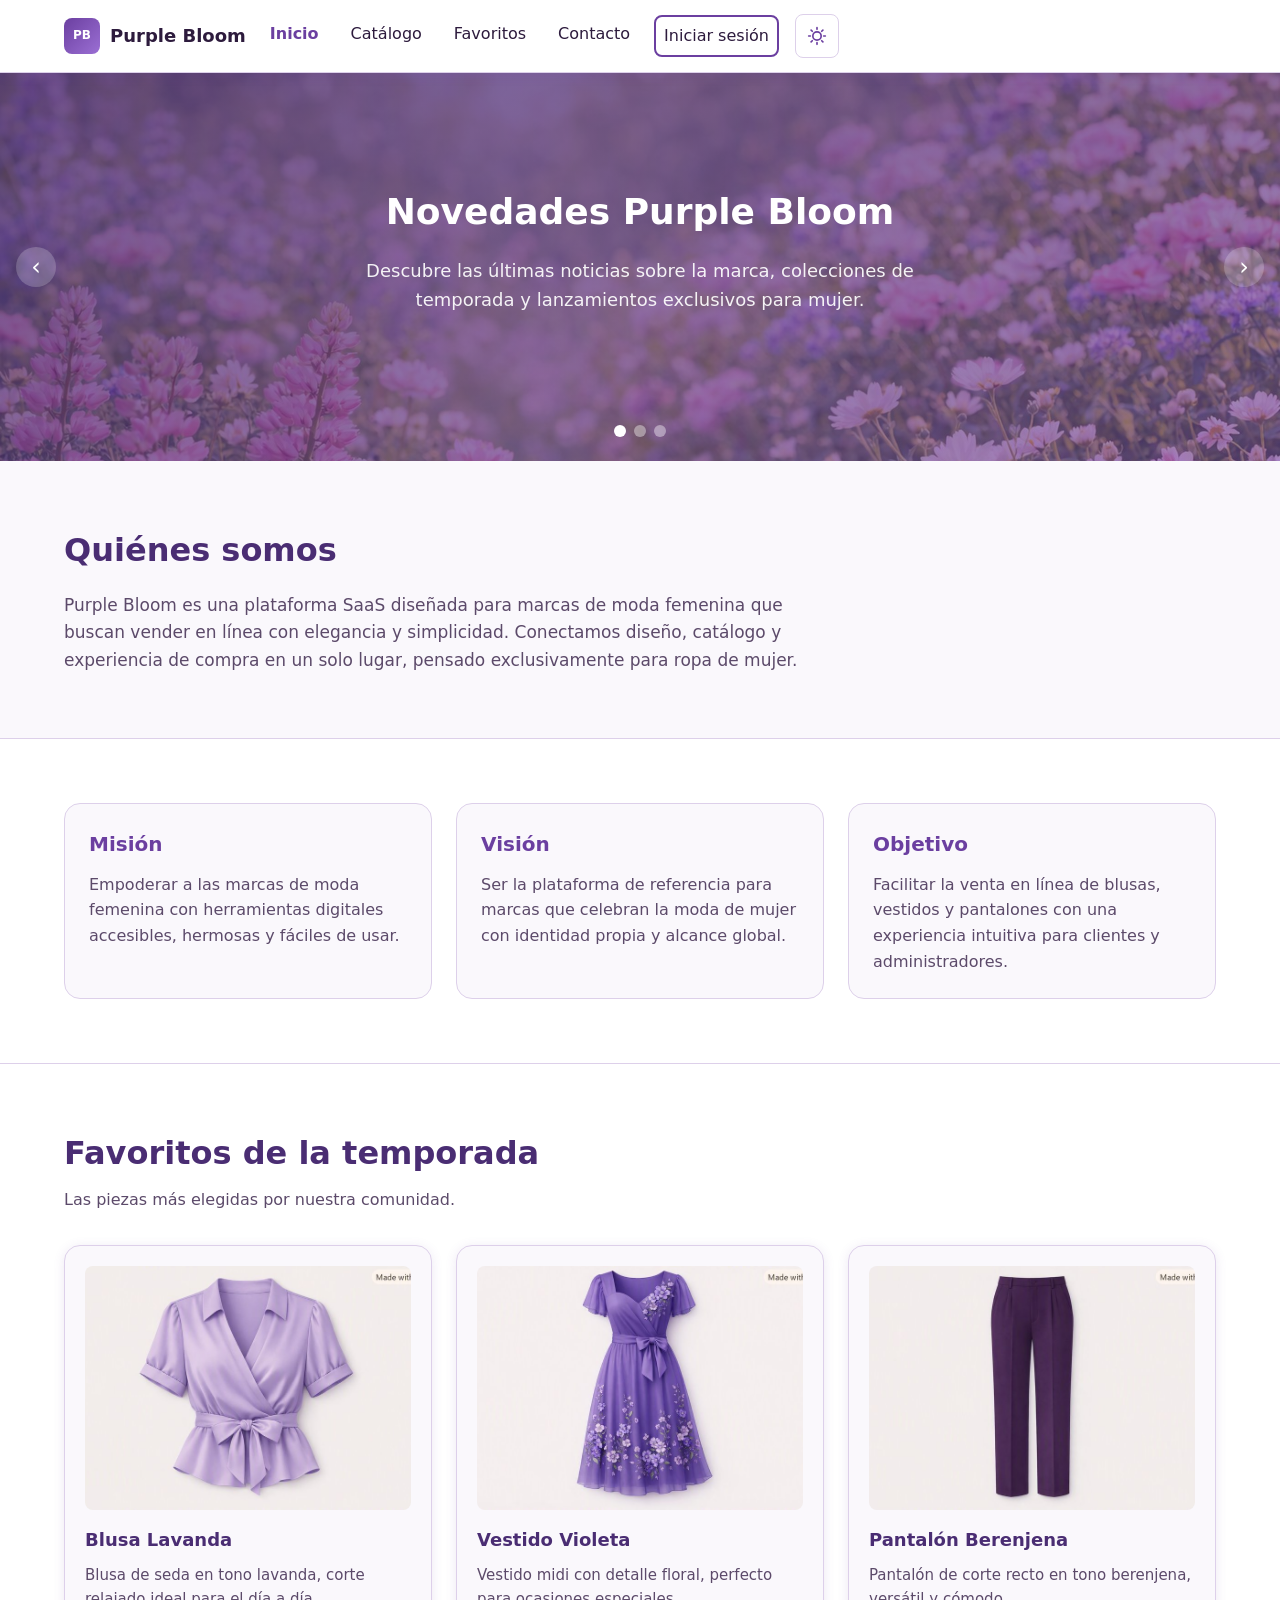
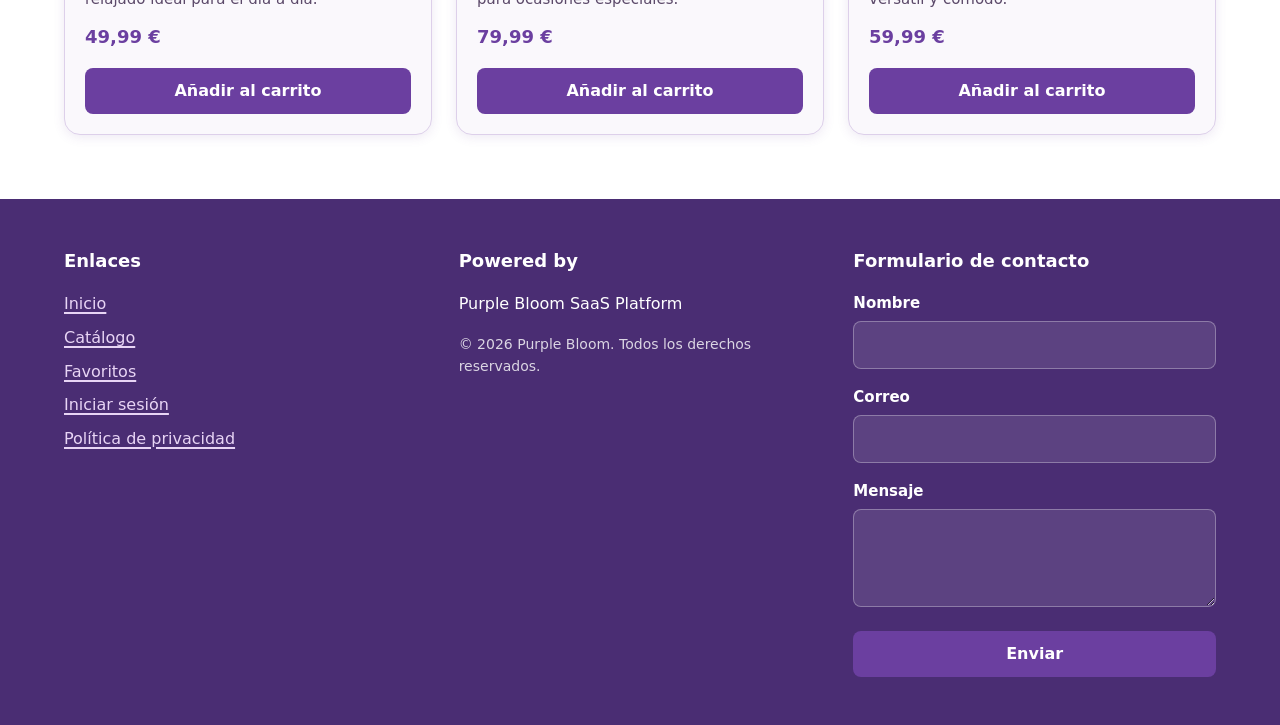
<file: purple-bloom/index.html>
<!DOCTYPE html>
<html lang="es">
<head>
  <meta charset="UTF-8">
  <meta name="viewport" content="width=device-width, initial-scale=1.0">
  <meta name="description" content="Purple Bloom es la tienda online de moda femenina: descubre blusas, vestidos y pantalones de temporada, explora tendencias y guarda tus piezas favoritas.">
  <meta property="og:title" content="Purple Bloom | Moda femenina">
  <meta property="og:description" content="Purple Bloom es la tienda online de moda femenina: descubre blusas, vestidos y pantalones de temporada, explora tendencias y guarda tus piezas favoritas.">
  <meta property="og:image" content="https://tu-dominio.com/img/hero-novedades.jpg">
  <meta name="twitter:card" content="summary_large_image">
  <meta name="twitter:title" content="Purple Bloom | Moda femenina">
  <meta name="twitter:description" content="Purple Bloom es la tienda online de moda femenina: descubre blusas, vestidos y pantalones de temporada, explora tendencias y guarda tus piezas favoritas.">
  <meta name="twitter:image" content="https://tu-dominio.com/img/hero-novedades.jpg">
  <title>Purple Bloom | Moda femenina</title>
  <link rel="stylesheet" href="css/styles.css">
  <script>
    (function () {
      var t = localStorage.getItem("theme");
      if (t === "light" || t === "dark") document.documentElement.setAttribute("data-theme", t);
    })();
  </script>
</head>
<body>
  <a class="skip-link" href="#contenido-principal">Saltar al contenido principal</a>

  <header class="site-header" role="banner">
    <div class="site-header__inner">
      <a class="site-logo" href="#inicio" aria-label="Purple Bloom — Inicio">
        <span class="site-logo__mark" aria-hidden="true">PB</span>
        <span class="site-logo__text">Purple Bloom</span>
      </a>

      <button type="button" class="nav-toggle" id="nav-toggle" aria-expanded="false" aria-controls="site-nav">
        <span class="visually-hidden">Abrir menú</span>
        <span class="nav-toggle__icon" aria-hidden="true">
          <span class="nav-toggle__bar"></span>
          <span class="nav-toggle__bar"></span>
          <span class="nav-toggle__bar"></span>
        </span>
      </button>

      <nav class="site-nav" id="site-nav" aria-label="Navegación principal">
        <ul class="site-nav__list">
          <li><a href="#inicio" aria-current="page">Inicio</a></li>
          <li><a href="catalogo.html">Catálogo</a></li>
          <li><a href="#favoritos">Favoritos</a></li>
          <li><a href="#contacto">Contacto</a></li>
          <li><a href="iniciar-sesion.html" class="site-nav__login">Iniciar sesión</a></li>
        </ul>
      </nav>

      <button type="button" class="nav-backdrop" id="nav-backdrop" aria-label="Cerrar menú" hidden></button>

      <button type="button" class="theme-toggle" id="theme-toggle" aria-label="Cambiar a modo oscuro" aria-pressed="false">
        <svg class="theme-toggle__icon theme-toggle__icon--sun" aria-hidden="true" width="20" height="20" viewBox="0 0 24 24" fill="none">
          <circle cx="12" cy="12" r="5" stroke="currentColor" stroke-width="2"/>
          <path d="M12 2v2M12 20v2M4.93 4.93l1.41 1.41M17.66 17.66l1.41 1.41M2 12h2M20 12h2M4.93 19.07l1.41-1.41M17.66 6.34l1.41-1.41" stroke="currentColor" stroke-width="2" stroke-linecap="round"/>
        </svg>
        <svg class="theme-toggle__icon theme-toggle__icon--moon" aria-hidden="true" width="20" height="20" viewBox="0 0 24 24" fill="none">
          <path d="M20 14.5A8.5 8.5 0 1 1 9.5 4a7 7 0 0 0 10.5 10.5z" stroke="currentColor" stroke-width="2" stroke-linejoin="round"/>
        </svg>
      </button>
    </div>
  </header>

  <main id="contenido-principal">
    <!-- Hero / Carrusel (CSS puro, sin JS) -->
    <section id="inicio" class="hero" aria-labelledby="hero-heading" aria-roledescription="carrusel">
      <h1 id="hero-heading" class="visually-hidden">Purple Bloom — Noticias y tendencias</h1>

      <div class="hero__carousel">
        <input type="radio" name="hero-slide" id="hero-slide-1" class="hero__radio" checked>
        <input type="radio" name="hero-slide" id="hero-slide-2" class="hero__radio">
        <input type="radio" name="hero-slide" id="hero-slide-3" class="hero__radio">

        <div class="hero__slides" role="group" aria-label="Destacados de la marca">
          <article class="hero__slide" aria-labelledby="slide-1-title">
            <div class="hero__content">
              <h2 id="slide-1-title">Novedades Purple Bloom</h2>
              <p>Descubre las últimas noticias sobre la marca, colecciones de temporada y lanzamientos exclusivos para mujer.</p>
            </div>
          </article>

          <article class="hero__slide" aria-labelledby="slide-2-title">
            <div class="hero__content">
              <h2 id="slide-2-title">Tendencias de moda</h2>
              <p>Blusas fluidas, vestidos midi y pantalones de corte moderno: inspírate con las tendencias que marcan esta temporada.</p>
            </div>
          </article>

          <article class="hero__slide" aria-labelledby="slide-3-title">
            <div class="hero__content">
              <h2 id="slide-3-title">Ofertas especiales</h2>
              <p>Aprovecha descuentos en piezas seleccionadas. Calidad, estilo y precios pensados para tu guardarropa.</p>
            </div>
          </article>
        </div>

        <div class="hero__controls" aria-label="Seleccionar diapositiva">
          <label for="hero-slide-1" class="hero__dot"><span class="visually-hidden">Diapositiva 1: Novedades</span></label>
          <label for="hero-slide-2" class="hero__dot"><span class="visually-hidden">Diapositiva 2: Tendencias</span></label>
          <label for="hero-slide-3" class="hero__dot"><span class="visually-hidden">Diapositiva 3: Ofertas</span></label>
        </div>

        <div class="hero__arrows" aria-label="Controles del carrusel">
          <label for="hero-slide-3" class="hero__arrow hero__arrow--prev hero__arrow--from-1"><span class="visually-hidden">Diapositiva anterior</span>&#8249;</label>
          <label for="hero-slide-1" class="hero__arrow hero__arrow--prev hero__arrow--from-2"><span class="visually-hidden">Diapositiva anterior</span>&#8249;</label>
          <label for="hero-slide-2" class="hero__arrow hero__arrow--prev hero__arrow--from-3"><span class="visually-hidden">Diapositiva anterior</span>&#8249;</label>
          <label for="hero-slide-2" class="hero__arrow hero__arrow--next hero__arrow--from-1"><span class="visually-hidden">Diapositiva siguiente</span>&#8250;</label>
          <label for="hero-slide-3" class="hero__arrow hero__arrow--next hero__arrow--from-2"><span class="visually-hidden">Diapositiva siguiente</span>&#8250;</label>
          <label for="hero-slide-1" class="hero__arrow hero__arrow--next hero__arrow--from-3"><span class="visually-hidden">Diapositiva siguiente</span>&#8250;</label>
        </div>
      </div>
    </section>

    <!-- Introducción -->
    <section class="intro" aria-labelledby="intro-heading">
      <div class="container">
        <h2 id="intro-heading">Quiénes somos</h2>
        <p>
          Purple Bloom es una plataforma SaaS diseñada para marcas de moda femenina que buscan vender en línea con elegancia y simplicidad.
          Conectamos diseño, catálogo y experiencia de compra en un solo lugar, pensado exclusivamente para ropa de mujer.
        </p>
      </div>
    </section>

    <!-- Misión, visión y objetivo -->
    <section class="mission" aria-labelledby="mission-heading">
      <div class="container mission__grid">
        <article class="mission__card">
          <h2 id="mission-heading">Misión</h2>
          <p>Empoderar a las marcas de moda femenina con herramientas digitales accesibles, hermosas y fáciles de usar.</p>
        </article>
        <article class="mission__card">
          <h2>Visión</h2>
          <p>Ser la plataforma de referencia para marcas que celebran la moda de mujer con identidad propia y alcance global.</p>
        </article>
        <article class="mission__card">
          <h2>Objetivo</h2>
          <p>Facilitar la venta en línea de blusas, vestidos y pantalones con una experiencia intuitiva para clientes y administradores.</p>
        </article>
      </div>
    </section>

    <!-- Favoritos destacados -->
    <section id="favoritos" class="favorites" aria-labelledby="favorites-heading">
      <div class="container">
        <header class="section-header">
          <h2 id="favorites-heading">Favoritos de la temporada</h2>
          <p>Las piezas más elegidas por nuestra comunidad.</p>
        </header>

        <div class="favorites__grid" role="list">
          <article class="product-card" role="listitem" aria-labelledby="fav-1-name">
            <img class="product-card__image" src="img/blusa-lavanda.jpg" alt="Blusa Lavanda: blusa de seda en tono lavanda con lazo en la cintura" width="800" height="533" loading="lazy">
            <h3 id="fav-1-name">Blusa Lavanda</h3>
            <p class="product-card__desc">Blusa de seda en tono lavanda, corte relajado ideal para el día a día.</p>
            <p class="product-card__price" aria-label="Precio: 49 euros con 99">49,99&nbsp;€</p>
            <button type="button" class="btn btn--primary" aria-label="Añadir Blusa Lavanda al carrito">
              Añadir al carrito
            </button>
          </article>

          <article class="product-card" role="listitem" aria-labelledby="fav-2-name">
            <img class="product-card__image" src="img/vestido-violeta.jpg" alt="Vestido Violeta: vestido midi violeta con bordado floral y lazo en la cintura" width="800" height="533" loading="lazy">
            <h3 id="fav-2-name">Vestido Violeta</h3>
            <p class="product-card__desc">Vestido midi con detalle floral, perfecto para ocasiones especiales.</p>
            <p class="product-card__price" aria-label="Precio: 79 euros con 99">79,99&nbsp;€</p>
            <button type="button" class="btn btn--primary" aria-label="Añadir Vestido Violeta al carrito">
              Añadir al carrito
            </button>
          </article>

          <article class="product-card" role="listitem" aria-labelledby="fav-3-name">
            <img class="product-card__image" src="img/pantalon-berenjena.jpg" alt="Pantalón Berenjena: pantalón de corte recto en tono berenjena con pinzas" width="800" height="533" loading="lazy">
            <h3 id="fav-3-name">Pantalón Berenjena</h3>
            <p class="product-card__desc">Pantalón de corte recto en tono berenjena, versátil y cómodo.</p>
            <p class="product-card__price" aria-label="Precio: 59 euros con 99">59,99&nbsp;€</p>
            <button type="button" class="btn btn--primary" aria-label="Añadir Pantalón Berenjena al carrito">
              Añadir al carrito
            </button>
          </article>
        </div>
      </div>
    </section>
  </main>

  <footer id="contacto" class="site-footer" role="contentinfo">
    <div class="container site-footer__grid">
      <nav class="site-footer__links" aria-labelledby="footer-links-heading">
        <h2 id="footer-links-heading">Enlaces</h2>
        <ul>
          <li><a href="#inicio">Inicio</a></li>
          <li><a href="catalogo.html">Catálogo</a></li>
          <li><a href="#favoritos">Favoritos</a></li>
          <li><a href="iniciar-sesion.html">Iniciar sesión</a></li>
          <li><a href="#">Política de privacidad</a></li>
        </ul>
      </nav>

      <div class="site-footer__powered" aria-labelledby="powered-heading">
        <h2 id="powered-heading">Powered by</h2>
        <p>Purple Bloom SaaS Platform</p>
        <p class="site-footer__copy">&copy; 2026 Purple Bloom. Todos los derechos reservados.</p>
      </div>

      <section class="site-footer__contact" aria-labelledby="contact-form-heading">
        <h2 id="contact-form-heading">Formulario de contacto</h2>
        <form class="form-contacto" aria-label="Enviar mensaje de contacto" novalidate>
          <div class="form-group">
            <label for="nombre">Nombre</label>
            <input id="nombre" type="text" name="nombre" autocomplete="name" aria-describedby="nombre-error" required>
            <span class="field-error" id="nombre-error"></span>
          </div>
          <div class="form-group">
            <label for="email">Correo</label>
            <input id="email" type="email" name="email" autocomplete="email" aria-describedby="email-error" required>
            <span class="field-error" id="email-error"></span>
          </div>
          <div class="form-group">
            <label for="mensaje">Mensaje</label>
            <textarea id="mensaje" name="mensaje" rows="3" aria-describedby="mensaje-error" required></textarea>
            <span class="field-error" id="mensaje-error"></span>
          </div>
          <button type="submit" class="btn btn--primary">Enviar</button>
        </form>
        <div class="form-feedback" role="status" aria-live="polite"></div>
      </section>
    </div>
  </footer>

  <div id="carrito" class="visually-hidden" aria-live="polite">Carrito de compras</div>

  <script src="js/theme.js" defer></script>
  <script src="js/nav.js" defer></script>
  <script src="js/contact-form.js" defer></script>
</body>
</html>
</file>
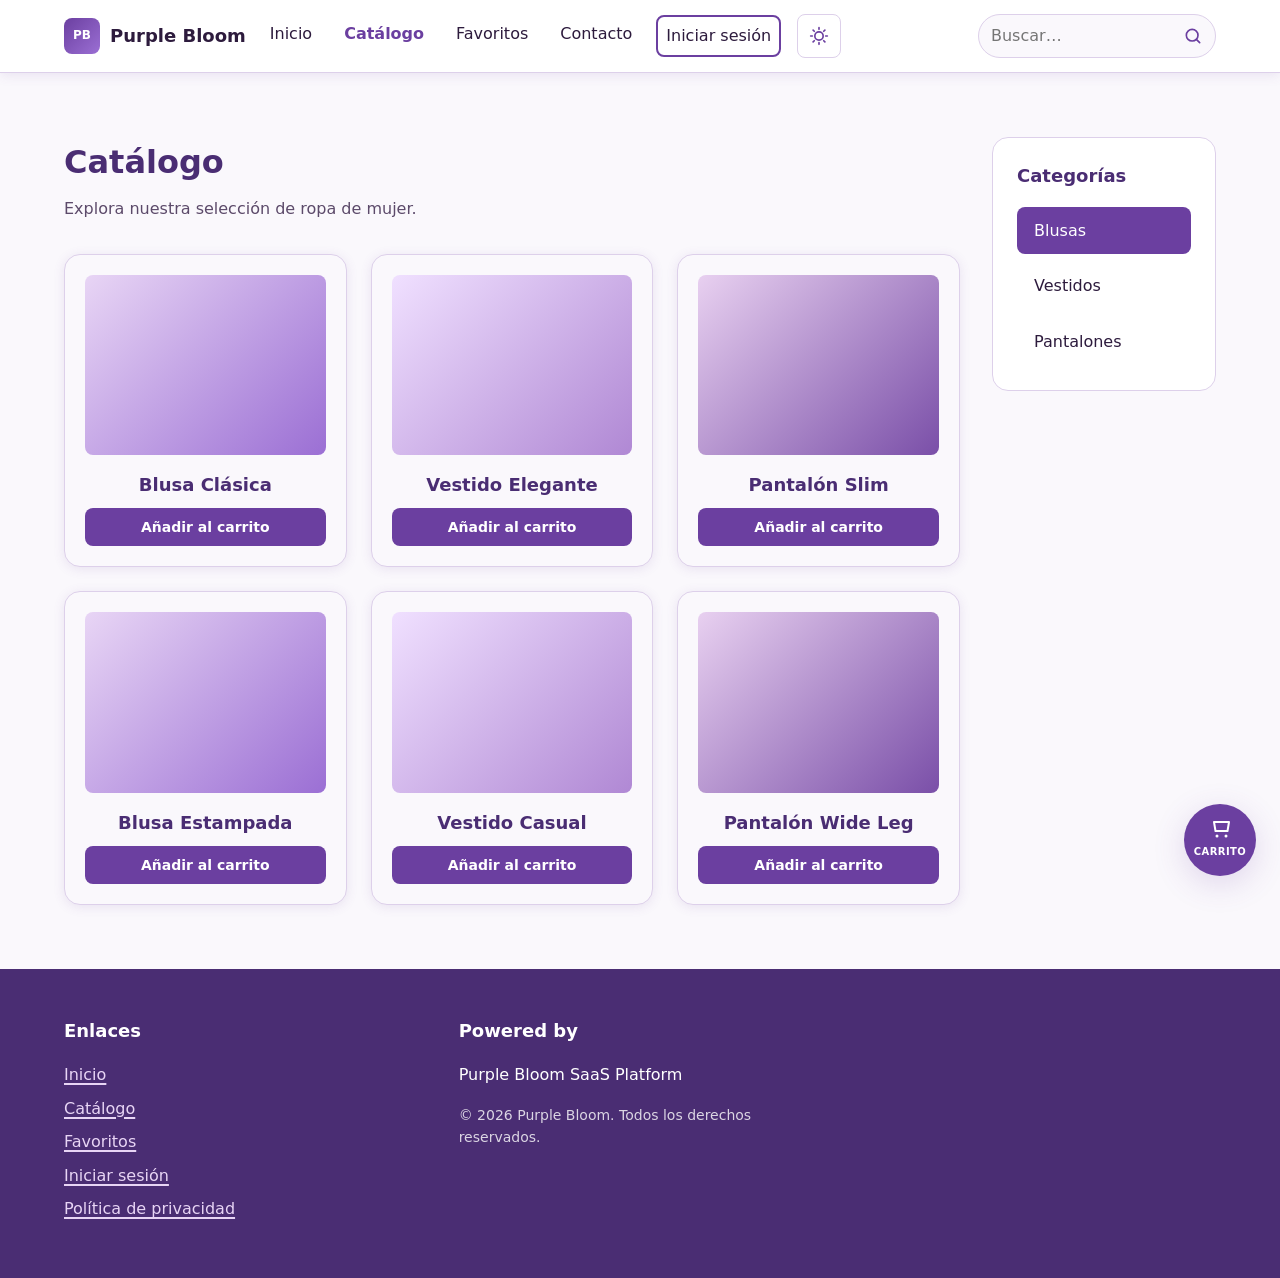
<file: purple-bloom/catalogo.html>
<!DOCTYPE html>
<html lang="es">
<head>
  <meta charset="UTF-8">
  <meta name="viewport" content="width=device-width, initial-scale=1.0">
  <meta name="description" content="Explora el catálogo de Purple Bloom: blusas, vestidos y pantalones para mujer filtrados por categoría, con precios claros y compra directa desde la web.">
  <meta property="og:title" content="Catálogo | Purple Bloom">
  <meta property="og:description" content="Explora el catálogo de Purple Bloom: blusas, vestidos y pantalones para mujer filtrados por categoría, con precios claros y compra directa desde la web.">
  <meta property="og:image" content="https://tu-dominio.com/img/hero-novedades.jpg">
  <meta name="twitter:card" content="summary_large_image">
  <meta name="twitter:title" content="Catálogo | Purple Bloom">
  <meta name="twitter:description" content="Explora el catálogo de Purple Bloom: blusas, vestidos y pantalones para mujer filtrados por categoría, con precios claros y compra directa desde la web.">
  <meta name="twitter:image" content="https://tu-dominio.com/img/hero-novedades.jpg">
  <title>Catálogo | Purple Bloom</title>
  <link rel="stylesheet" href="css/styles.css">
  <script>
    (function () {
      var t = localStorage.getItem("theme");
      if (t === "light" || t === "dark") document.documentElement.setAttribute("data-theme", t);
    })();
  </script>
</head>
<body>
  <a class="skip-link" href="#contenido-principal">Saltar al contenido principal</a>

  <header class="site-header" role="banner">
    <div class="site-header__inner">
      <a class="site-logo" href="index.html" aria-label="Purple Bloom — Inicio">
        <span class="site-logo__mark" aria-hidden="true">PB</span>
        <span class="site-logo__text">Purple Bloom</span>
      </a>

      <button type="button" class="nav-toggle" id="nav-toggle" aria-expanded="false" aria-controls="site-nav">
        <span class="visually-hidden">Abrir menú</span>
        <span class="nav-toggle__icon" aria-hidden="true">
          <span class="nav-toggle__bar"></span>
          <span class="nav-toggle__bar"></span>
          <span class="nav-toggle__bar"></span>
        </span>
      </button>

      <nav class="site-nav" id="site-nav" aria-label="Navegación principal">
        <ul class="site-nav__list">
          <li><a href="index.html#inicio">Inicio</a></li>
          <li><a href="catalogo.html" aria-current="page">Catálogo</a></li>
          <li><a href="index.html#favoritos">Favoritos</a></li>
          <li><a href="index.html#contacto">Contacto</a></li>
          <li><a href="iniciar-sesion.html" class="site-nav__login">Iniciar sesión</a></li>
        </ul>
      </nav>

      <button type="button" class="nav-backdrop" id="nav-backdrop" aria-label="Cerrar menú" hidden></button>

      <button type="button" class="theme-toggle" id="theme-toggle" aria-label="Cambiar a modo oscuro" aria-pressed="false">
        <svg class="theme-toggle__icon theme-toggle__icon--sun" aria-hidden="true" width="20" height="20" viewBox="0 0 24 24" fill="none">
          <circle cx="12" cy="12" r="5" stroke="currentColor" stroke-width="2"/>
          <path d="M12 2v2M12 20v2M4.93 4.93l1.41 1.41M17.66 17.66l1.41 1.41M2 12h2M20 12h2M4.93 19.07l1.41-1.41M17.66 6.34l1.41-1.41" stroke="currentColor" stroke-width="2" stroke-linecap="round"/>
        </svg>
        <svg class="theme-toggle__icon theme-toggle__icon--moon" aria-hidden="true" width="20" height="20" viewBox="0 0 24 24" fill="none">
          <path d="M20 14.5A8.5 8.5 0 1 1 9.5 4a7 7 0 0 0 10.5 10.5z" stroke="currentColor" stroke-width="2" stroke-linejoin="round"/>
        </svg>
      </button>

      <form class="site-search" role="search" aria-label="Buscar en Purple Bloom">
        <label class="visually-hidden" for="buscar">Buscar productos</label>
        <input
          id="buscar"
          type="search"
          name="q"
          placeholder="Buscar…"
          autocomplete="off"
        >
        <button type="submit" aria-label="Enviar búsqueda">
          <svg aria-hidden="true" width="20" height="20" viewBox="0 0 24 24" fill="none">
            <circle cx="11" cy="11" r="7" stroke="currentColor" stroke-width="2"/>
            <path d="M20 20l-4-4" stroke="currentColor" stroke-width="2" stroke-linecap="round"/>
          </svg>
        </button>
      </form>
    </div>
  </header>

  <main id="contenido-principal">
    <section id="catalogo" class="catalog" aria-labelledby="catalog-heading">
      <div class="container catalog__layout">
        <div class="catalog__main">
          <header class="section-header">
            <h1 id="catalog-heading">Catálogo</h1>
            <p>Explora nuestra selección de ropa de mujer.</p>
          </header>

          <div class="catalog__grid" role="list" aria-label="Listado de productos">
            <article class="product-card product-card--compact" role="listitem" aria-labelledby="prod-1-name">
              <div class="product-card__image" aria-hidden="true"></div>
              <h2 id="prod-1-name">Blusa Clásica</h2>
              <button type="button" class="btn btn--small" aria-label="Añadir Blusa Clásica al carrito">Añadir al carrito</button>
            </article>

            <article class="product-card product-card--compact" role="listitem" aria-labelledby="prod-2-name">
              <div class="product-card__image product-card__image--alt" aria-hidden="true"></div>
              <h2 id="prod-2-name">Vestido Elegante</h2>
              <button type="button" class="btn btn--small" aria-label="Añadir Vestido Elegante al carrito">Añadir al carrito</button>
            </article>

            <article class="product-card product-card--compact" role="listitem" aria-labelledby="prod-3-name">
              <div class="product-card__image product-card__image--alt2" aria-hidden="true"></div>
              <h2 id="prod-3-name">Pantalón Slim</h2>
              <button type="button" class="btn btn--small" aria-label="Añadir Pantalón Slim al carrito">Añadir al carrito</button>
            </article>

            <article class="product-card product-card--compact" role="listitem" aria-labelledby="prod-4-name">
              <div class="product-card__image" aria-hidden="true"></div>
              <h2 id="prod-4-name">Blusa Estampada</h2>
              <button type="button" class="btn btn--small" aria-label="Añadir Blusa Estampada al carrito">Añadir al carrito</button>
            </article>

            <article class="product-card product-card--compact" role="listitem" aria-labelledby="prod-5-name">
              <div class="product-card__image product-card__image--alt" aria-hidden="true"></div>
              <h2 id="prod-5-name">Vestido Casual</h2>
              <button type="button" class="btn btn--small" aria-label="Añadir Vestido Casual al carrito">Añadir al carrito</button>
            </article>

            <article class="product-card product-card--compact" role="listitem" aria-labelledby="prod-6-name">
              <div class="product-card__image product-card__image--alt2" aria-hidden="true"></div>
              <h2 id="prod-6-name">Pantalón Wide Leg</h2>
              <button type="button" class="btn btn--small" aria-label="Añadir Pantalón Wide Leg al carrito">Añadir al carrito</button>
            </article>
          </div>
        </div>

        <aside class="catalog__sidebar" aria-labelledby="filters-heading">
          <h2 id="filters-heading" class="catalog__sidebar-title">Categorías</h2>
          <nav aria-label="Filtrar por categoría">
            <ul class="filter-list">
              <li><a href="#catalogo" class="filter-list__link filter-list__link--active" aria-current="true">Blusas</a></li>
              <li><a href="#catalogo" class="filter-list__link">Vestidos</a></li>
              <li><a href="#catalogo" class="filter-list__link">Pantalones</a></li>
            </ul>
          </nav>
        </aside>
      </div>

      <a href="#carrito" class="cart-fab" aria-label="Ver carrito de compras">
        <svg aria-hidden="true" width="24" height="24" viewBox="0 0 24 24" fill="none">
          <path d="M6 6h15l-1.5 9h-12L6 6z" stroke="currentColor" stroke-width="2" stroke-linejoin="round"/>
          <circle cx="9" cy="20" r="1.5" fill="currentColor"/>
          <circle cx="18" cy="20" r="1.5" fill="currentColor"/>
        </svg>
        <span class="cart-fab__label">Carrito</span>
      </a>
    </section>
  </main>

  <footer class="site-footer" role="contentinfo">
    <div class="container site-footer__grid">
      <nav class="site-footer__links" aria-labelledby="footer-links-heading">
        <h2 id="footer-links-heading">Enlaces</h2>
        <ul>
          <li><a href="index.html#inicio">Inicio</a></li>
          <li><a href="catalogo.html">Catálogo</a></li>
          <li><a href="index.html#favoritos">Favoritos</a></li>
          <li><a href="iniciar-sesion.html">Iniciar sesión</a></li>
          <li><a href="#">Política de privacidad</a></li>
        </ul>
      </nav>

      <div class="site-footer__powered" aria-labelledby="powered-heading">
        <h2 id="powered-heading">Powered by</h2>
        <p>Purple Bloom SaaS Platform</p>
        <p class="site-footer__copy">&copy; 2026 Purple Bloom. Todos los derechos reservados.</p>
      </div>
    </div>
  </footer>

  <div id="carrito" class="visually-hidden" aria-live="polite">Carrito de compras</div>

  <script src="js/theme.js" defer></script>
  <script src="js/nav.js" defer></script>
</body>
</html>
</file>
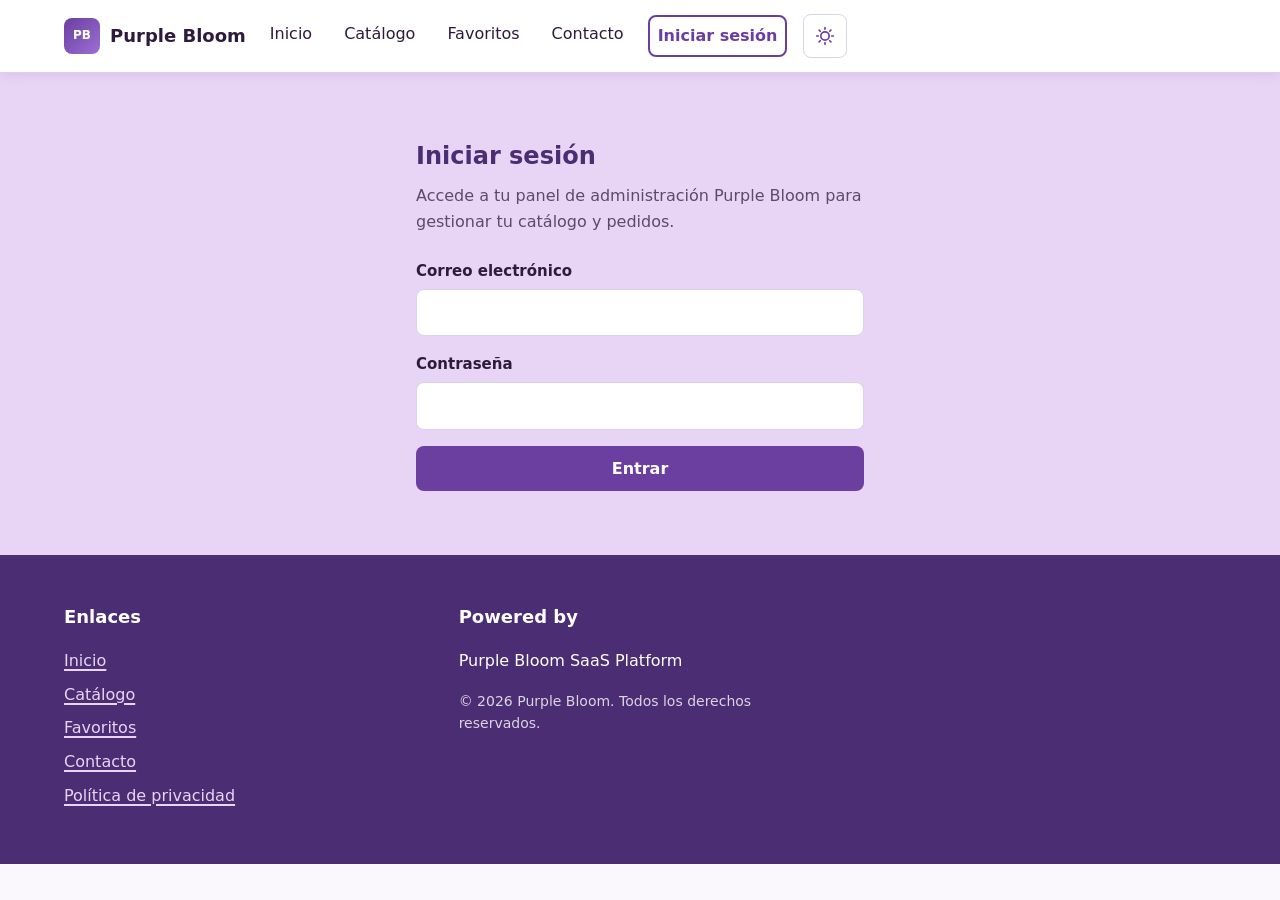
<file: purple-bloom/iniciar-sesion.html>
<!DOCTYPE html>
<html lang="es">
<head>
  <meta charset="UTF-8">
  <meta name="viewport" content="width=device-width, initial-scale=1.0">
  <meta name="description" content="Inicia sesión en Purple Bloom para acceder a tu panel de administración, gestionar el catálogo de tu marca y revisar los pedidos de tus clientas.">
  <meta property="og:title" content="Iniciar sesión | Purple Bloom">
  <meta property="og:description" content="Inicia sesión en Purple Bloom para acceder a tu panel de administración, gestionar el catálogo de tu marca y revisar los pedidos de tus clientas.">
  <meta property="og:image" content="https://tu-dominio.com/img/hero-novedades.jpg">
  <meta name="twitter:card" content="summary_large_image">
  <meta name="twitter:title" content="Iniciar sesión | Purple Bloom">
  <meta name="twitter:description" content="Inicia sesión en Purple Bloom para acceder a tu panel de administración, gestionar el catálogo de tu marca y revisar los pedidos de tus clientas.">
  <meta name="twitter:image" content="https://tu-dominio.com/img/hero-novedades.jpg">
  <title>Iniciar sesión | Purple Bloom</title>
  <link rel="stylesheet" href="css/styles.css">
  <script>
    (function () {
      var t = localStorage.getItem("theme");
      if (t === "light" || t === "dark") document.documentElement.setAttribute("data-theme", t);
    })();
  </script>
</head>
<body>
  <a class="skip-link" href="#contenido-principal">Saltar al contenido principal</a>

  <header class="site-header" role="banner">
    <div class="site-header__inner">
      <a class="site-logo" href="index.html" aria-label="Purple Bloom — Inicio">
        <span class="site-logo__mark" aria-hidden="true">PB</span>
        <span class="site-logo__text">Purple Bloom</span>
      </a>

      <button type="button" class="nav-toggle" id="nav-toggle" aria-expanded="false" aria-controls="site-nav">
        <span class="visually-hidden">Abrir menú</span>
        <span class="nav-toggle__icon" aria-hidden="true">
          <span class="nav-toggle__bar"></span>
          <span class="nav-toggle__bar"></span>
          <span class="nav-toggle__bar"></span>
        </span>
      </button>

      <nav class="site-nav" id="site-nav" aria-label="Navegación principal">
        <ul class="site-nav__list">
          <li><a href="index.html#inicio">Inicio</a></li>
          <li><a href="catalogo.html">Catálogo</a></li>
          <li><a href="index.html#favoritos">Favoritos</a></li>
          <li><a href="index.html#contacto">Contacto</a></li>
          <li><a href="iniciar-sesion.html" class="site-nav__login" aria-current="page">Iniciar sesión</a></li>
        </ul>
      </nav>

      <button type="button" class="nav-backdrop" id="nav-backdrop" aria-label="Cerrar menú" hidden></button>

      <button type="button" class="theme-toggle" id="theme-toggle" aria-label="Cambiar a modo oscuro" aria-pressed="false">
        <svg class="theme-toggle__icon theme-toggle__icon--sun" aria-hidden="true" width="20" height="20" viewBox="0 0 24 24" fill="none">
          <circle cx="12" cy="12" r="5" stroke="currentColor" stroke-width="2"/>
          <path d="M12 2v2M12 20v2M4.93 4.93l1.41 1.41M17.66 17.66l1.41 1.41M2 12h2M20 12h2M4.93 19.07l1.41-1.41M17.66 6.34l1.41-1.41" stroke="currentColor" stroke-width="2" stroke-linecap="round"/>
        </svg>
        <svg class="theme-toggle__icon theme-toggle__icon--moon" aria-hidden="true" width="20" height="20" viewBox="0 0 24 24" fill="none">
          <path d="M20 14.5A8.5 8.5 0 1 1 9.5 4a7 7 0 0 0 10.5 10.5z" stroke="currentColor" stroke-width="2" stroke-linejoin="round"/>
        </svg>
      </button>
    </div>
  </header>

  <main id="contenido-principal">
    <section class="login-section" aria-labelledby="login-heading">
      <div class="container login-section__inner">
        <h1 id="login-heading">Iniciar sesión</h1>
        <p>Accede a tu panel de administración Purple Bloom para gestionar tu catálogo y pedidos.</p>
        <form class="login-form" aria-label="Formulario de inicio de sesión" novalidate>
          <div class="form-group">
            <label for="email-login">Correo electrónico</label>
            <input id="email-login" type="email" name="email" autocomplete="email" aria-describedby="email-login-error" required>
            <span class="field-error" id="email-login-error"></span>
          </div>
          <div class="form-group">
            <label for="password-login">Contraseña</label>
            <input id="password-login" type="password" name="password" autocomplete="current-password" aria-describedby="password-login-error" required>
            <span class="field-error" id="password-login-error"></span>
          </div>
          <button type="submit" class="btn btn--primary">Entrar</button>
        </form>
        <div class="form-feedback" role="status" aria-live="polite"></div>
      </div>
    </section>
  </main>

  <footer class="site-footer" role="contentinfo">
    <div class="container site-footer__grid">
      <nav class="site-footer__links" aria-labelledby="footer-links-heading">
        <h2 id="footer-links-heading">Enlaces</h2>
        <ul>
          <li><a href="index.html#inicio">Inicio</a></li>
          <li><a href="catalogo.html">Catálogo</a></li>
          <li><a href="index.html#favoritos">Favoritos</a></li>
          <li><a href="index.html#contacto">Contacto</a></li>
          <li><a href="#">Política de privacidad</a></li>
        </ul>
      </nav>

      <div class="site-footer__powered" aria-labelledby="powered-heading">
        <h2 id="powered-heading">Powered by</h2>
        <p>Purple Bloom SaaS Platform</p>
        <p class="site-footer__copy">&copy; 2026 Purple Bloom. Todos los derechos reservados.</p>
      </div>
    </div>
  </footer>

  <script src="js/theme.js" defer></script>
  <script src="js/nav.js" defer></script>
  <script src="js/login-form.js" defer></script>
</body>
</html>
</file>
<file: purple-bloom/css/styles.css>
/* ==========================================================================
   Purple Bloom — Estilos principales
   Solo HTML + CSS | Accesible | Responsive
   ========================================================================== */

/* --- Custom properties ---
   --color-primary-dark stays fixed across themes: it is only ever used as a
   background for permanently-dark brand panels (hero, footer, button hover)
   that already carry white text. --color-heading is the theme-aware token
   for heading/emphasis text and is what changes in dark mode instead.
   --color-danger/--color-success are theme-aware too (dark-on-light in light
   mode, light-on-dark in dark mode) for use on normal page surfaces, such as
   form validation on the login page. The footer's contact form is the one
   exception — its background is a fixed dark purple in both themes, so it
   overrides back to fixed light tones locally (see "Form validation" below).
   The --swatch-* tokens are fixed: decorative "photo" placeholder swatches,
   not UI chrome. */
:root {
  --color-primary: #6b3fa0;
  --color-primary-dark: #4a2d73;
  --color-primary-light: #9b6fd4;
  --color-heading: #4a2d73;
  --color-accent: #e8d5f5;
  --color-bg: #faf8fc;
  --color-surface: #ffffff;
  --color-text: #2d1b3d;
  --color-text-muted: #5c4a6a;
  --color-border: #ddd0ea;
  --color-focus: #0066cc;
  --color-danger: #c62828;
  --color-success: #2e7d32;
  /* Fixed: white text/icons on top of brand-colored surfaces (buttons, hero,
     footer, cart FAB) read the same regardless of the site theme. */
  --color-on-primary: #fff;
  color-scheme: light;

  --swatch-alt-1: #f0e0ff;
  --swatch-alt-2: #b088d4;
  --swatch-alt2-1: #e8d0f0;
  --swatch-alt2-2: #7a4fa8;

  --font-sans: "Segoe UI", system-ui, -apple-system, sans-serif;
  --line-height-base: 1.6;

  --font-size-xs: 0.625rem;
  --font-size-sm: 0.75rem;
  --font-size-sm-alt: 0.875rem;
  --font-size-base-tight: 0.9375rem;
  --font-size-base: 1rem;
  --font-size-base-loose: 1.0625rem;
  --font-size-md: 1.125rem;
  --font-size-lg: 1.25rem;
  --font-size-xl: 1.5rem;
  --font-size-heading: clamp(1.5rem, 3vw, 2rem);
  --font-size-hero-title: clamp(1.5rem, 4vw, 2.25rem);
  --font-size-hero-body: clamp(1rem, 2vw, 1.125rem);

  --font-weight-medium: 500;
  --font-weight-semibold: 600;
  --font-weight-bold: 700;
  --font-weight-extrabold: 800;

  --space-0-25: 0.25rem;
  --space-0-3125: 0.3125rem;
  --space-0-375: 0.375rem;
  --space-0-5: 0.5rem;
  --space-0-625: 0.625rem;
  --space-0-75: 0.75rem;
  --space-0-875: 0.875rem;
  --space-1: 1rem;
  --space-1-25: 1.25rem;
  --space-1-5: 1.5rem;
  --space-2: 2rem;
  --space-3: 3rem;
  --space-4: 4rem;

  --radius: 0.5rem;
  --radius-lg: 1rem;
  --shadow: 0 2px 12px rgb(107 63 160 / 0.12);
  --shadow-lg: 0 8px 32px rgb(107 63 160 / 0.18);
  /* Fixed (not theme-aware), same rationale as --color-primary-dark: this is
     the brand-purple overlay painted over the hero's photo slides so their
     white text stays readable, regardless of the site theme. */
  --hero-overlay: linear-gradient(160deg, rgb(74 45 115 / 0.78), rgb(107 63 160 / 0.6));
  --transition: 200ms ease;
  --container: 72rem;
  --header-h: 4.5rem;
}

/* Dark palette applies when the OS prefers dark and the user hasn't chosen
   light explicitly, or when the user has explicitly chosen dark. */
@media (prefers-color-scheme: dark) {
  :root:not([data-theme="light"]) {
    --color-primary: #b98ee8;
    --color-primary-light: #8a5fc4;
    --color-heading: #ddc2f5;
    --color-accent: #362646;
    --color-bg: #17101e;
    --color-surface: #211a2b;
    --color-text: #f1e9f6;
    --color-text-muted: #b6a6c7;
    --color-border: #443453;
    --color-focus: #7ab8ff;
    --color-danger: #ff8a80;
    --color-success: #81c995;
    color-scheme: dark;
  }
}

:root[data-theme="dark"] {
  --color-primary: #b98ee8;
  --color-primary-light: #8a5fc4;
  --color-heading: #ddc2f5;
  --color-accent: #362646;
  --color-bg: #17101e;
  --color-surface: #211a2b;
  --color-text: #f1e9f6;
  --color-text-muted: #b6a6c7;
  --color-border: #443453;
  --color-danger: #ff8a80;
  --color-success: #81c995;
  --color-focus: #7ab8ff;
  color-scheme: dark;
}

/* --- Reset & base --- */
*,
*::before,
*::after {
  box-sizing: border-box;
}

html {
  scroll-behavior: smooth;
}

@media (prefers-reduced-motion: reduce) {
  html {
    scroll-behavior: auto;
  }

  *,
  *::before,
  *::after {
    animation-duration: 0.01ms !important;
    animation-iteration-count: 1 !important;
    transition-duration: 0.01ms !important;
  }
}

body {
  margin: 0;
  font-family: var(--font-sans);
  font-size: var(--font-size-base);
  line-height: var(--line-height-base);
  color: var(--color-text);
  background: var(--color-bg);
}

img,
svg {
  display: block;
  max-width: 100%;
}

a {
  color: var(--color-primary);
  text-decoration-thickness: 2px;
  text-underline-offset: 3px;
}

a:hover {
  color: var(--color-heading);
}

/* --- Accessibility utilities --- */
.visually-hidden {
  position: absolute;
  width: 1px;
  height: 1px;
  padding: 0;
  margin: -1px;
  overflow: hidden;
  clip: rect(0, 0, 0, 0);
  white-space: nowrap;
  border: 0;
}

.skip-link {
  position: absolute;
  top: -100%;
  left: var(--space-1);
  z-index: 9999;
  padding: var(--space-0-75) var(--space-1-25);
  background: var(--color-primary);
  color: var(--color-on-primary);
  font-weight: var(--font-weight-semibold);
  border-radius: var(--radius);
  text-decoration: none;
}

.skip-link:focus {
  top: var(--space-1);
  outline: 3px solid var(--color-focus);
  outline-offset: 2px;
}

:focus-visible {
  outline: 3px solid var(--color-focus);
  outline-offset: 2px;
}

/* --- Layout --- */
.container {
  width: min(100% - 2rem, var(--container));
  margin-inline: auto;
}

.section-header {
  margin-bottom: var(--space-2);
}

.section-header h1,
.section-header h2 {
  margin: 0 0 var(--space-0-5);
  font-size: var(--font-size-heading);
  color: var(--color-heading);
}

.section-header p {
  margin: 0;
  color: var(--color-text-muted);
}

/* --- Header --- */
.site-header {
  position: sticky;
  top: 0;
  z-index: 100;
  background: var(--color-surface);
  border-bottom: 1px solid var(--color-border);
  box-shadow: var(--shadow);
}

.site-header__inner {
  display: flex;
  flex-wrap: wrap;
  align-items: center;
  gap: var(--space-1);
  width: min(100% - 2rem, var(--container));
  margin-inline: auto;
  min-height: var(--header-h);
  padding-block: var(--space-0-75);
}

.site-logo {
  display: flex;
  align-items: center;
  gap: var(--space-0-625);
  color: var(--color-text);
  text-decoration: none;
  font-weight: var(--font-weight-bold);
  font-size: var(--font-size-md);
}

.site-logo__mark {
  display: grid;
  place-items: center;
  width: 2.25rem;
  height: 2.25rem;
  background: linear-gradient(135deg, var(--color-primary), var(--color-primary-light));
  color: var(--color-on-primary);
  font-size: var(--font-size-sm);
  font-weight: var(--font-weight-extrabold);
  border-radius: var(--radius);
}

/* --- Nav toggle (hamburger) --- */
.nav-toggle {
  display: inline-flex;
  align-items: center;
  justify-content: center;
  width: 2.75rem;
  height: 2.75rem;
  margin-left: auto;
  padding: 0;
  border: 1px solid var(--color-border);
  border-radius: var(--radius);
  background: var(--color-surface);
  cursor: pointer;
}

.nav-toggle__icon {
  display: flex;
  flex-direction: column;
  justify-content: center;
  gap: var(--space-0-3125);
  width: 1.375rem;
}

.nav-toggle__bar {
  display: block;
  height: 2px;
  background: var(--color-text);
  border-radius: 999px;
  transition: transform var(--transition), opacity var(--transition);
}

.nav-toggle[aria-expanded="true"] .nav-toggle__bar:nth-child(1) {
  transform: translateY(7px) rotate(45deg);
}

.nav-toggle[aria-expanded="true"] .nav-toggle__bar:nth-child(2) {
  opacity: 0;
}

.nav-toggle[aria-expanded="true"] .nav-toggle__bar:nth-child(3) {
  transform: translateY(-7px) rotate(-45deg);
}

/* --- Theme toggle --- */
.theme-toggle {
  display: inline-flex;
  align-items: center;
  justify-content: center;
  width: 2.75rem;
  height: 2.75rem;
  padding: 0;
  border: 1px solid var(--color-border);
  border-radius: var(--radius);
  background: var(--color-surface);
  color: var(--color-primary);
  cursor: pointer;
}

.theme-toggle__icon--moon {
  display: none;
}

.theme-toggle[data-theme="dark"] .theme-toggle__icon--sun {
  display: none;
}

.theme-toggle[data-theme="dark"] .theme-toggle__icon--moon {
  display: block;
}

/* --- Nav drawer (mobile-first: off-canvas by default) --- */
.site-nav {
  position: fixed;
  top: 0;
  right: 0;
  bottom: 0;
  z-index: 200;
  display: flex;
  flex-direction: column;
  width: min(85%, 20rem);
  padding: calc(var(--header-h) + var(--space-1-5)) var(--space-1-5) var(--space-2);
  background: var(--color-surface);
  box-shadow: var(--shadow-lg);
  overflow-y: auto;
  transform: translateX(100%);
  transition: transform var(--transition);
}

.site-nav--open {
  transform: translateX(0);
}

.site-nav__list {
  display: flex;
  flex-direction: column;
  gap: var(--space-0-25);
  margin: 0;
  padding: 0;
  list-style: none;
}

.nav-backdrop {
  position: fixed;
  inset: 0;
  z-index: 190;
  border: none;
  margin: 0;
  padding: 0;
  background: rgb(45 27 61 / 0.5);
  cursor: pointer;
}

.nav-backdrop[hidden] {
  display: none;
}

body.nav-open {
  overflow: hidden;
}

.site-nav__list a {
  display: inline-block;
  padding: var(--space-0-375) var(--space-0-5);
  color: var(--color-text);
  text-decoration: none;
  border-radius: var(--radius);
  font-weight: var(--font-weight-medium);
}

.site-nav__list a:hover,
.site-nav__list a:focus-visible {
  background: var(--color-accent);
  color: var(--color-heading);
}

.site-nav__list a[aria-current="page"] {
  color: var(--color-primary);
  font-weight: var(--font-weight-bold);
}

.site-nav__login {
  border: 2px solid var(--color-primary);
  border-radius: var(--radius) !important;
}

.site-search {
  display: flex;
  align-items: center;
  margin-left: auto;
  background: var(--color-bg);
  border: 1px solid var(--color-border);
  border-radius: 999px;
  overflow: hidden;
}

.site-search input {
  border: none;
  background: transparent;
  padding: var(--space-0-5) var(--space-0-75);
  font: inherit;
  color: var(--color-text);
  min-width: 0;
  width: 8rem;
}

.site-search input:focus {
  outline: none;
}

.site-search:focus-within {
  outline: 3px solid var(--color-focus);
  outline-offset: 2px;
}

.site-search button {
  display: grid;
  place-items: center;
  padding: var(--space-0-5) var(--space-0-75);
  border: none;
  background: transparent;
  color: var(--color-primary);
  cursor: pointer;
}

/* --- Hero / Carousel (CSS only) --- */
.hero {
  background: linear-gradient(160deg, var(--color-primary-dark), var(--color-primary));
  color: var(--color-on-primary);
}

.hero__carousel {
  position: relative;
  overflow: hidden;
}

.hero__radio {
  position: absolute;
  width: 1px;
  height: 1px;
  padding: 0;
  margin: -1px;
  overflow: hidden;
  clip: rect(0, 0, 0, 0);
  white-space: nowrap;
  border: 0;
  pointer-events: none;
}

.hero__slides {
  display: flex;
  transition: transform 500ms ease;
}

.hero__slide {
  flex: 0 0 100%;
  min-height: clamp(16rem, 40vw, 22rem);
  display: grid;
  place-items: center;
  padding: var(--space-3) var(--space-1-5);
}

.hero__carousel:has(#hero-slide-1:checked) {
  background:
    var(--hero-overlay),
    url("../img/hero-novedades.jpg") center / cover no-repeat;
}

.hero__carousel:has(#hero-slide-2:checked) {
  background:
    var(--hero-overlay),
    url("../img/tendencias.jpg") center / cover no-repeat;
}

.hero__carousel:has(#hero-slide-3:checked) {
  background:
    var(--hero-overlay),
    url("../img/ofertas.jpg") center / cover no-repeat;
}

.hero__content {
  max-width: 40rem;
  text-align: center;
}

.hero__content h2 {
  margin: 0 0 var(--space-1);
  font-size: var(--font-size-hero-title);
}

.hero__content p {
  margin: 0;
  font-size: var(--font-size-hero-body);
  opacity: 0.92;
}

#hero-slide-1:checked ~ .hero__slides { transform: translateX(0); }
#hero-slide-2:checked ~ .hero__slides { transform: translateX(-100%); }
#hero-slide-3:checked ~ .hero__slides { transform: translateX(-200%); }

.hero__controls {
  display: flex;
  justify-content: center;
  gap: var(--space-0-5);
  padding-bottom: var(--space-1-5);
}

.hero__dot {
  width: 0.75rem;
  height: 0.75rem;
  border-radius: 50%;
  background: rgb(255 255 255 / 0.4);
  cursor: pointer;
  transition: background var(--transition);
}

.hero__dot:hover,
.hero__dot:focus-visible {
  background: rgb(255 255 255 / 0.7);
}

#hero-slide-1:checked ~ .hero__controls label:nth-child(1),
#hero-slide-2:checked ~ .hero__controls label:nth-child(2),
#hero-slide-3:checked ~ .hero__controls label:nth-child(3) {
  background: var(--color-on-primary);
}

/* Radios themselves are visually hidden (see .hero__radio), so keyboard
   focus is forwarded to the matching visible dot for a visible indicator. */
#hero-slide-1:focus-visible ~ .hero__controls label:nth-child(1),
#hero-slide-2:focus-visible ~ .hero__controls label:nth-child(2),
#hero-slide-3:focus-visible ~ .hero__controls label:nth-child(3) {
  outline: 3px solid var(--color-focus);
  outline-offset: 2px;
}

.hero__arrows {
  display: none;
}

/* --- Intro & Mission --- */
.intro,
.mission {
  padding: var(--space-4) 0;
}

.intro h2 {
  margin: 0 0 var(--space-1);
  font-size: var(--font-size-heading);
  color: var(--color-heading);
}

.intro p {
  margin: 0;
  max-width: 48rem;
  color: var(--color-text-muted);
  font-size: var(--font-size-base-loose);
}

.mission {
  background: var(--color-surface);
  border-block: 1px solid var(--color-border);
}

.mission__grid {
  display: grid;
  gap: var(--space-1-5);
}

.mission__card {
  padding: var(--space-1-5);
  background: var(--color-bg);
  border: 1px solid var(--color-border);
  border-radius: var(--radius-lg);
}

.mission__card h2 {
  margin: 0 0 var(--space-0-75);
  font-size: var(--font-size-lg);
  color: var(--color-primary);
}

.mission__card p {
  margin: 0;
  color: var(--color-text-muted);
}

/* --- Product cards --- */
.favorites,
.catalog {
  padding: var(--space-4) 0;
}

.favorites {
  background: var(--color-surface);
}

.favorites__grid,
.catalog__grid {
  display: grid;
  gap: var(--space-1-5);
}

.product-card {
  display: flex;
  flex-direction: column;
  padding: var(--space-1-25);
  background: var(--color-bg);
  border: 1px solid var(--color-border);
  border-radius: var(--radius-lg);
  box-shadow: var(--shadow);
  transition: box-shadow var(--transition), transform var(--transition);
}

.product-card:hover {
  box-shadow: var(--shadow-lg);
  transform: translateY(-2px);
}

.product-card__image {
  display: block;
  width: 100%;
  height: auto;
  aspect-ratio: 4 / 3;
  margin-bottom: var(--space-1);
  background: linear-gradient(135deg, var(--color-accent), var(--color-primary-light));
  border-radius: var(--radius);
  object-fit: cover;
}

.product-card__image--alt {
  background: linear-gradient(135deg, var(--swatch-alt-1), var(--swatch-alt-2));
}

.product-card__image--alt2 {
  background: linear-gradient(135deg, var(--swatch-alt2-1), var(--swatch-alt2-2));
}

.product-card h2,
.product-card h3 {
  margin: 0 0 var(--space-0-5);
  font-size: var(--font-size-md);
  color: var(--color-heading);
}

.product-card__desc {
  margin: 0 0 var(--space-0-75);
  flex: 1;
  color: var(--color-text-muted);
  font-size: var(--font-size-base-tight);
}

.product-card__price {
  margin: 0 0 var(--space-1);
  font-weight: var(--font-weight-bold);
  font-size: var(--font-size-md);
  color: var(--color-primary);
}

.product-card--compact {
  text-align: center;
}

.product-card--compact h3 {
  margin-bottom: var(--space-1);
}

/* --- Buttons --- */
.btn {
  display: inline-flex;
  align-items: center;
  justify-content: center;
  padding: var(--space-0-625) var(--space-1-25);
  border: none;
  border-radius: var(--radius);
  font: inherit;
  font-weight: var(--font-weight-semibold);
  cursor: pointer;
  transition: background var(--transition), color var(--transition);
}

.btn--primary {
  background: var(--color-primary);
  color: var(--color-on-primary);
}

.btn--primary:hover {
  background: var(--color-primary-dark);
}

.btn--small {
  padding: var(--space-0-5) var(--space-0-875);
  font-size: var(--font-size-sm-alt);
  background: var(--color-primary);
  color: var(--color-on-primary);
}

.btn--small:hover {
  background: var(--color-primary-dark);
}

/* --- Catalog layout --- */
.catalog__layout {
  display: grid;
  gap: var(--space-2);
}

.catalog__sidebar {
  padding: var(--space-1-5);
  background: var(--color-surface);
  border: 1px solid var(--color-border);
  border-radius: var(--radius-lg);
  height: fit-content;
}

.catalog__sidebar-title {
  margin: 0 0 var(--space-1);
  font-size: var(--font-size-md);
  color: var(--color-heading);
}

.filter-list {
  margin: 0;
  padding: 0;
  list-style: none;
  display: flex;
  flex-direction: column;
  gap: var(--space-0-5);
}

.filter-list__link {
  display: block;
  padding: var(--space-0-625) var(--space-1);
  color: var(--color-text);
  text-decoration: none;
  border-radius: var(--radius);
  font-weight: var(--font-weight-medium);
  border: 1px solid transparent;
}

.filter-list__link:hover,
.filter-list__link:focus-visible {
  background: var(--color-accent);
  color: var(--color-heading);
}

.filter-list__link--active,
.filter-list__link[aria-current="true"] {
  background: var(--color-primary);
  color: var(--color-on-primary);
}

/* --- Floating cart --- */
.cart-fab {
  position: fixed;
  right: var(--space-1-5);
  bottom: var(--space-1-5);
  z-index: 90;
  display: flex;
  flex-direction: column;
  align-items: center;
  gap: var(--space-0-25);
  width: 4.5rem;
  height: 4.5rem;
  padding: var(--space-0-75);
  background: var(--color-primary);
  color: var(--color-on-primary);
  border-radius: 50%;
  text-decoration: none;
  box-shadow: var(--shadow-lg);
  transition: background var(--transition), transform var(--transition);
}

.cart-fab:hover {
  background: var(--color-primary-dark);
  transform: scale(1.05);
  color: var(--color-on-primary);
}

.cart-fab__label {
  font-size: var(--font-size-xs);
  font-weight: var(--font-weight-bold);
  text-transform: uppercase;
  letter-spacing: 0.04em;
}

/* --- Login section --- */
.login-section {
  padding: var(--space-4) 0;
  background: var(--color-accent);
}

.login-section__inner {
  max-width: 28rem;
}

.login-section h1 {
  margin: 0 0 var(--space-0-5);
  color: var(--color-heading);
}

.login-section p {
  margin: 0 0 var(--space-1-5);
  color: var(--color-text-muted);
}

/* --- Forms --- */
.form-group {
  margin-bottom: var(--space-1);
}

.form-group label {
  display: block;
  margin-bottom: var(--space-0-375);
  font-weight: var(--font-weight-semibold);
  font-size: var(--font-size-base-tight);
}

.form-group input,
.form-group textarea {
  width: 100%;
  padding: var(--space-0-625) var(--space-0-75);
  border: 1px solid var(--color-border);
  border-radius: var(--radius);
  font: inherit;
  color: var(--color-text);
  background: var(--color-surface);
}

.form-group input:focus-visible,
.form-group textarea:focus-visible {
  border-color: var(--color-primary);
}

.login-form,
.site-footer__contact form {
  display: flex;
  flex-direction: column;
}

/* --- Footer --- */
.site-footer {
  padding: var(--space-3) 0;
  background: var(--color-primary-dark);
  color: var(--color-on-primary);
}

.site-footer a {
  /* Footer background is always the fixed dark brand purple, in both themes,
     so its link color is fixed too rather than following --color-accent. */
  color: #e8d5f5;
}

.site-footer a:hover {
  color: var(--color-on-primary);
}

.site-footer__grid {
  display: grid;
  gap: var(--space-2);
}

.site-footer h2 {
  margin: 0 0 var(--space-1);
  font-size: var(--font-size-md);
}

.site-footer ul {
  margin: 0;
  padding: 0;
  list-style: none;
}

.site-footer li {
  margin-bottom: var(--space-0-5);
}

.site-footer__copy {
  margin-top: var(--space-1);
  font-size: var(--font-size-sm-alt);
  opacity: 0.8;
}

.site-footer__contact .form-group label {
  color: var(--color-on-primary);
}

.site-footer__contact input,
.site-footer__contact textarea {
  border-color: rgb(255 255 255 / 0.3);
  background: rgb(255 255 255 / 0.1);
  color: var(--color-on-primary);
}

.site-footer__contact input::placeholder,
.site-footer__contact textarea::placeholder {
  color: rgb(255 255 255 / 0.5);
}

/* --- Form validation --- */
.form-group input[aria-invalid="true"],
.form-group textarea[aria-invalid="true"] {
  border-color: var(--color-danger);
}

.field-error {
  display: block;
  margin-top: var(--space-0-375);
  font-size: var(--font-size-sm-alt);
  font-weight: var(--font-weight-semibold);
  color: var(--color-danger);
}

.field-error:empty {
  display: none;
}

.form-feedback {
  margin-top: var(--space-1);
  font-weight: var(--font-weight-semibold);
}

.form-feedback:empty {
  display: none;
}

.form-feedback--success {
  color: var(--color-success);
}

.form-feedback--error {
  color: var(--color-danger);
}

/* The footer's contact form sits on a background that is always the fixed
   dark brand purple, in both themes, so its validation colors are pinned to
   fixed light tones instead of following the theme-aware tokens above. */
.site-footer .form-group input[aria-invalid="true"],
.site-footer .form-group textarea[aria-invalid="true"] {
  border-color: #ff9b8f;
}

.site-footer .field-error,
.site-footer .form-feedback--error {
  color: #ff9b8f;
}

.site-footer .form-feedback--success {
  color: #8fd99f;
}

/* --- Responsive breakpoints --- */
@media (min-width: 640px) {
  .favorites__grid {
    grid-template-columns: repeat(2, 1fr);
  }

  .catalog__grid {
    grid-template-columns: repeat(2, 1fr);
  }

  .mission__grid {
    grid-template-columns: repeat(3, 1fr);
  }
}

@media (min-width: 768px) {
  .site-header__inner {
    flex-wrap: nowrap;
  }

  .nav-toggle,
  .nav-backdrop {
    display: none;
  }

  .site-nav {
    position: static;
    z-index: auto;
    display: block;
    width: auto;
    padding: 0;
    background: none;
    box-shadow: none;
    overflow: visible;
    transform: none;
    transition: none;
  }

  .site-nav__list {
    flex-direction: row;
    flex-wrap: wrap;
    gap: var(--space-0-25) var(--space-1);
  }

  .site-search input {
    width: 12rem;
  }

  .hero__arrows {
    display: block;
  }

  .hero__arrow {
    position: absolute;
    top: 50%;
    transform: translateY(-50%);
    display: grid;
    place-items: center;
    width: 2.5rem;
    height: 2.5rem;
    background: rgb(255 255 255 / 0.2);
    color: var(--color-on-primary);
    font-size: var(--font-size-xl);
    border-radius: 50%;
    cursor: pointer;
    transition: background var(--transition);
  }

  .hero__arrow:hover {
    background: rgb(255 255 255 / 0.35);
  }

  .hero__arrow--prev { left: var(--space-1); }
  .hero__arrow--next { right: var(--space-1); }

  .hero__arrow {
    display: none;
  }

  #hero-slide-1:checked ~ .hero__arrows .hero__arrow--from-1,
  #hero-slide-2:checked ~ .hero__arrows .hero__arrow--from-2,
  #hero-slide-3:checked ~ .hero__arrows .hero__arrow--from-3 {
    display: grid;
  }

  .catalog__layout {
    grid-template-columns: 1fr 14rem;
  }

  .catalog__sidebar {
    position: sticky;
    top: calc(var(--header-h) + var(--space-1));
  }

  .filter-list {
    flex-direction: column;
  }

  .site-footer__grid {
    grid-template-columns: repeat(3, 1fr);
  }
}

@media (min-width: 1024px) {
  .favorites__grid {
    grid-template-columns: repeat(3, 1fr);
  }

  .catalog__grid {
    grid-template-columns: repeat(3, 1fr);
  }
}
</file>
